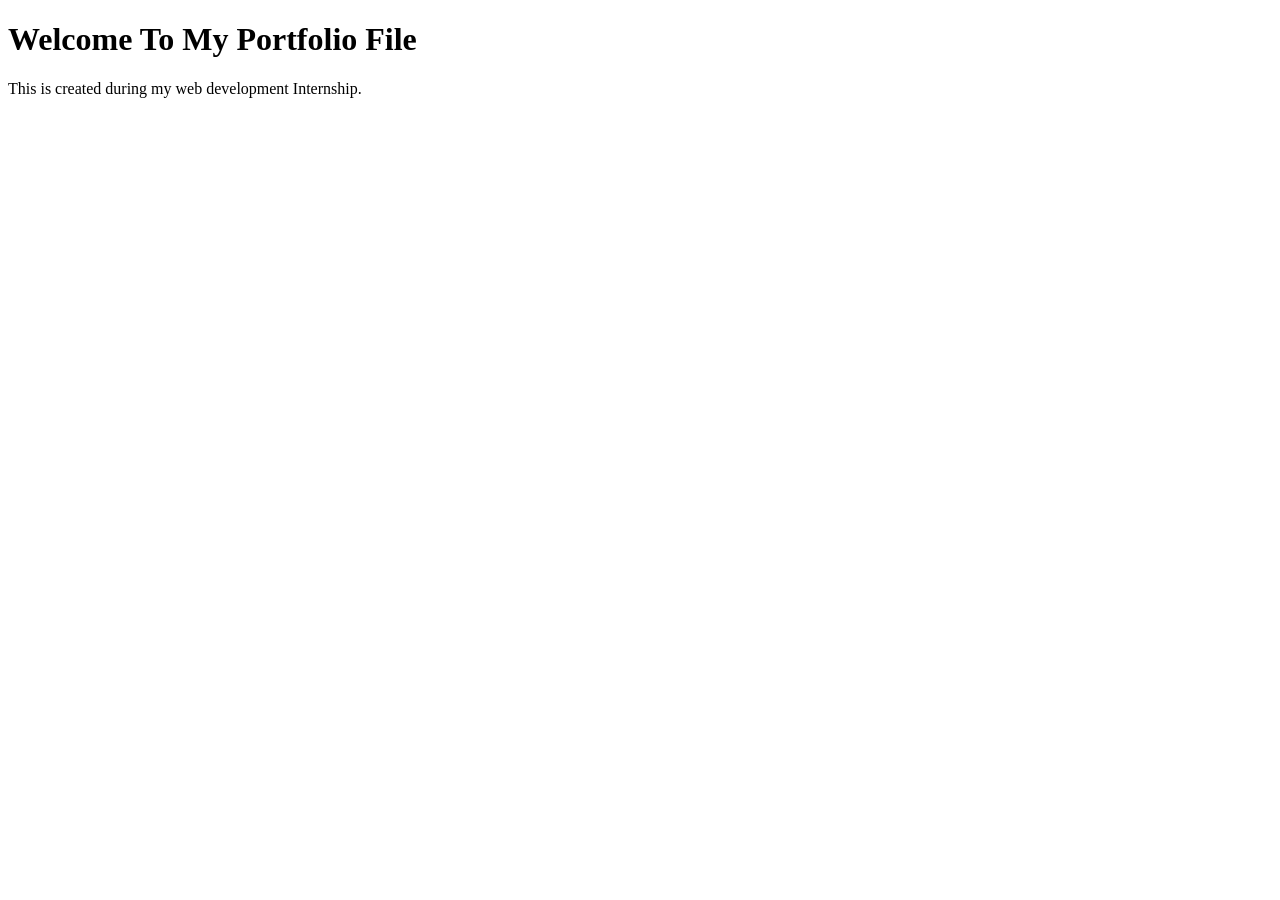
<file: index.html>
<!DOCTYPE html>
<html lang="en">
<head>
    <meta charset="UTF-8">
    <meta name="viewport" content="width=device-width, initial-scale=1.0">
    <title>Document</title>
</head>
<body>
    <h1>Welcome To My Portfolio File</h1>
    <p>This is created during my web development Internship.</p>
</body>
</html>
</file>
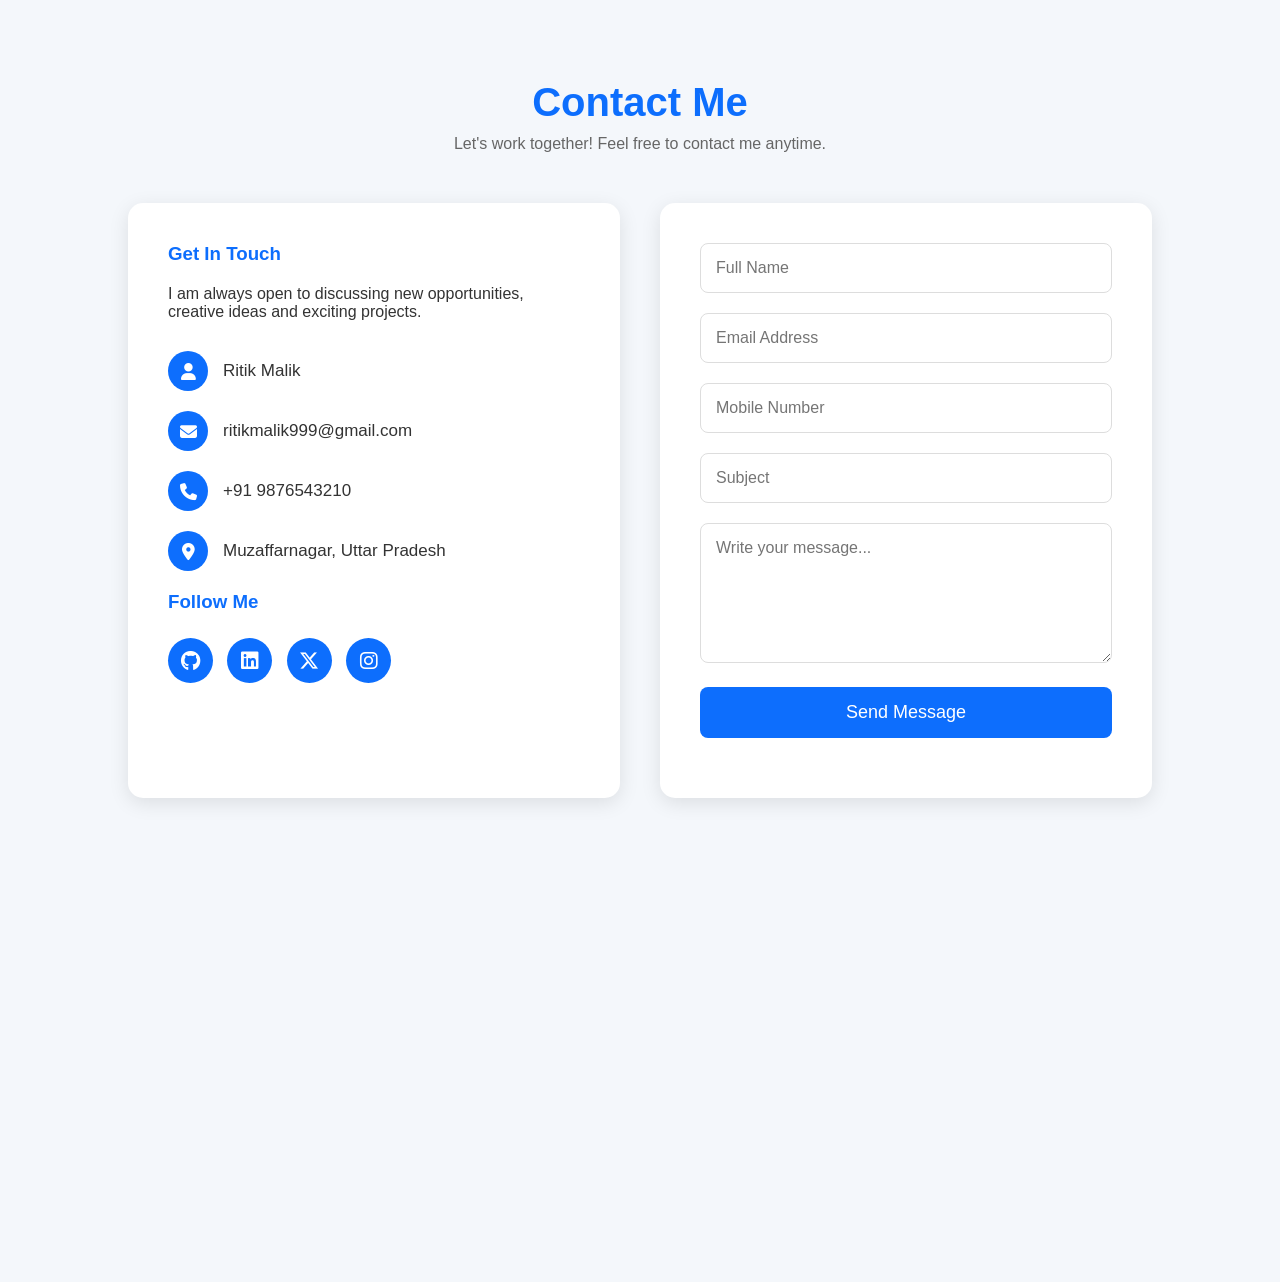
<file: D10.html>
<!DOCTYPE html>
<html lang="en">
<head>

<meta charset="UTF-8">
<meta name="viewport" content="width=device-width, initial-scale=1.0">

<title>Professional Contact</title>

<link rel="stylesheet"
href="https://cdnjs.cloudflare.com/ajax/libs/font-awesome/6.5.2/css/all.min.css">

<link rel="stylesheet" href="D10.css">

</head>
<body>

<section class="contact" id="contact">

<div class="container">

<h2>Contact Me</h2>

<p class="subtitle">
Let's work together! Feel free to contact me anytime.
</p>

<div class="contact-wrapper">

<!-- LEFT -->

<div class="contact-info">

<h3>Get In Touch</h3>

<p>
I am always open to discussing new opportunities,
creative ideas and exciting projects.
</p>

<div class="info">

<div>
<i class="fas fa-user"></i>
<span>Ritik Malik</span>
</div>

<div>
<i class="fas fa-envelope"></i>
<span>ritikmalik999@gmail.com</span>
</div>

<div>
<i class="fas fa-phone"></i>
<span>+91 9876543210</span>
</div>

<div>
<i class="fas fa-location-dot"></i>
<span>Muzaffarnagar, Uttar Pradesh</span>
</div>

</div>

<h3>Follow Me</h3>

<div class="social">

<a href="https://github.com/" target="_blank">
<i class="fab fa-github"></i>
</a>

<a href="https://linkedin.com/" target="_blank">
<i class="fab fa-linkedin"></i>
</a>

<a href="https://twitter.com/" target="_blank">
<i class="fab fa-x-twitter"></i>
</a>

<a href="https://instagram.com/" target="_blank">
<i class="fab fa-instagram"></i>
</a>

</div>

</div>

<!-- RIGHT -->

<div class="contact-form">

<form id="contactForm">

<div class="input-box">

<input
type="text"
id="name"
placeholder="Full Name"
required>

</div>

<div class="input-box">

<input
type="email"
id="email"
placeholder="Email Address"
required>

</div>

<div class="input-box">

<input
type="text"
id="phone"
placeholder="Mobile Number"
required>

</div>

<div class="input-box">

<input
type="text"
id="subject"
placeholder="Subject"
required>

</div>

<div class="input-box">

<textarea
id="message"
rows="6"
placeholder="Write your message..."
required>
</textarea>

</div>

<button type="submit">
Send Message
</button>

<p id="success"></p>

</form>

</div>

</div>

</div>

</section>

<section class="map">

<iframe
src="https://www.google.com/maps?q=Muzaffarnagar&output=embed"
loading="lazy">
</iframe>

</section>

<script src="D10.js"></script>

</body>
</html>
</file>
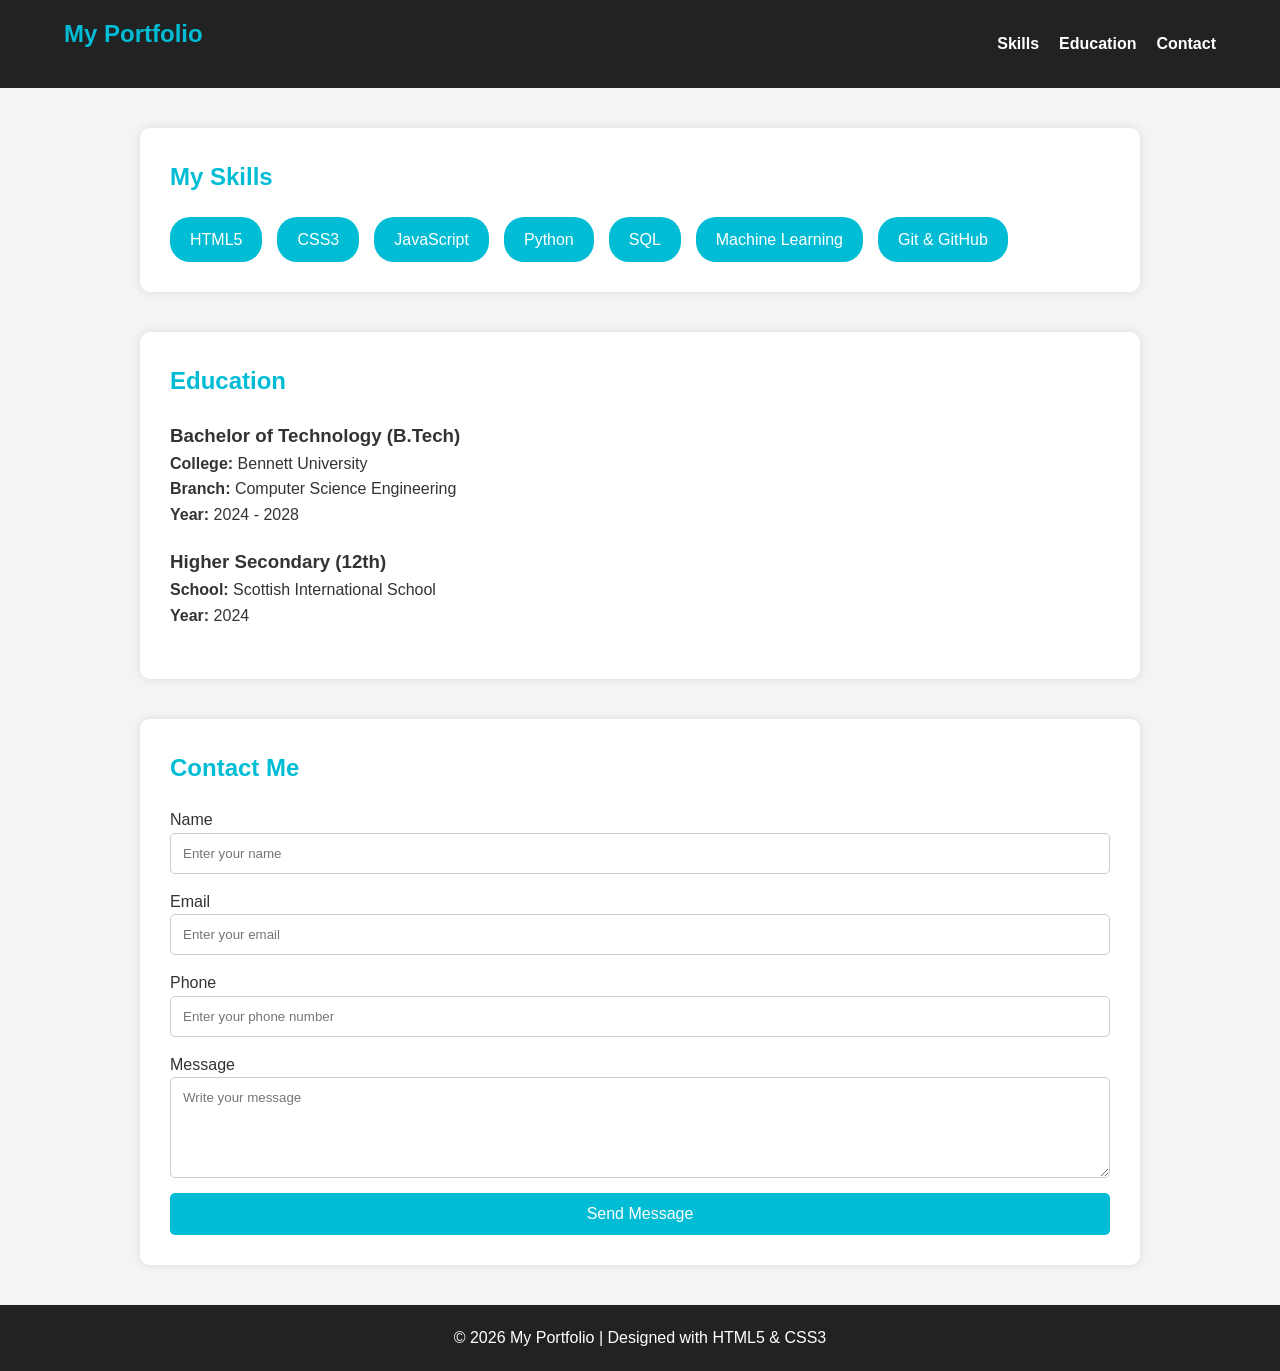
<file: D3.html>
<!DOCTYPE html>
<html lang="en">
<head>
    <meta charset="UTF-8">
    <meta name="viewport" content="width=device-width, initial-scale=1.0">
    <title>My Portfolio</title>

    <style>
        *{
            margin:0;
            padding:0;
            box-sizing:border-box;
            font-family:Arial, Helvetica, sans-serif;
        }

        body{
            background:#f4f4f4;
            color:#333;
            line-height:1.6;
        }

        /* Navigation */
        header{
            background:#222;
            color:white;
            padding:15px 0;
        }

        nav{
            display:flex;
            justify-content:space-between;
            align-items:center;
            width:90%;
            margin:auto;
        }

        nav h2{
            color:#00bcd4;
        }

        nav ul{
            list-style:none;
            display:flex;
        }

        nav ul li{
            margin-left:20px;
        }

        nav ul li a{
            color:white;
            text-decoration:none;
            font-weight:bold;
        }

        nav ul li a:hover{
            color:#00bcd4;
        }

        /* Sections */
        section{
            width:90%;
            max-width:1000px;
            margin:40px auto;
            background:white;
            padding:30px;
            border-radius:10px;
            box-shadow:0 0 10px rgba(0,0,0,0.1);
        }

        h2{
            color:#00bcd4;
            margin-bottom:20px;
        }

        /* Skills */
        .skills{
            display:flex;
            flex-wrap:wrap;
            gap:15px;
        }

        .skill{
            background:#00bcd4;
            color:white;
            padding:10px 20px;
            border-radius:20px;
        }

        /* Education */
        .education-item{
            margin-bottom:20px;
        }

        /* Contact Form */
        form{
            display:flex;
            flex-direction:column;
        }

        input, textarea{
            margin-bottom:15px;
            padding:12px;
            border:1px solid #ccc;
            border-radius:5px;
        }

        button{
            background:#00bcd4;
            color:white;
            padding:12px;
            border:none;
            border-radius:5px;
            cursor:pointer;
            font-size:16px;
        }

        button:hover{
            background:#0097a7;
        }

        /* Footer */
        footer{
            background:#222;
            color:white;
            text-align:center;
            padding:20px;
            margin-top:40px;
        }
    </style>
</head>

<body>

    <!-- Header -->
    <header>
        <nav>
            <h2>My Portfolio</h2>

            <ul>
                <li><a href="#skills">Skills</a></li>
                <li><a href="#education">Education</a></li>
                <li><a href="#contact">Contact</a></li>
            </ul>
        </nav>
    </header>

    <!-- Main Content -->
    <main>

        <!-- Skills -->
        <section id="skills">
            <h2>My Skills</h2>

            <div class="skills">
                <div class="skill">HTML5</div>
                <div class="skill">CSS3</div>
                <div class="skill">JavaScript</div>
                <div class="skill">Python</div>
                <div class="skill">SQL</div>
                <div class="skill">Machine Learning</div>
                <div class="skill">Git & GitHub</div>
            </div>
        </section>

        <!-- Education -->
        <section id="education">
            <h2>Education</h2>

            <article class="education-item">
                <h3>Bachelor of Technology (B.Tech)</h3>
                <p><strong>College:</strong> Bennett University</p>
                <p><strong>Branch:</strong> Computer Science Engineering</p>
                <p><strong>Year:</strong> 2024 - 2028</p>
            </article>

            <article class="education-item">
                <h3>Higher Secondary (12th)</h3>
                <p><strong>School:</strong> Scottish International School</p>
                <p><strong>Year:</strong> 2024</p>
            </article>
        </section>

        <!-- Contact -->
        <section id="contact">
            <h2>Contact Me</h2>

            <form>

                <label>Name</label>
                <input type="text" placeholder="Enter your name" required>

                <label>Email</label>
                <input type="email" placeholder="Enter your email" required>

                <label>Phone</label>
                <input type="tel" placeholder="Enter your phone number">

                <label>Message</label>
                <textarea rows="5" placeholder="Write your message"></textarea>

                <button type="submit">Send Message</button>

            </form>
        </section>

    </main>

    <!-- Footer -->
    <footer>
        <p>© 2026 My Portfolio | Designed with HTML5 & CSS3</p>
    </footer>

</body>
</html>
</file>
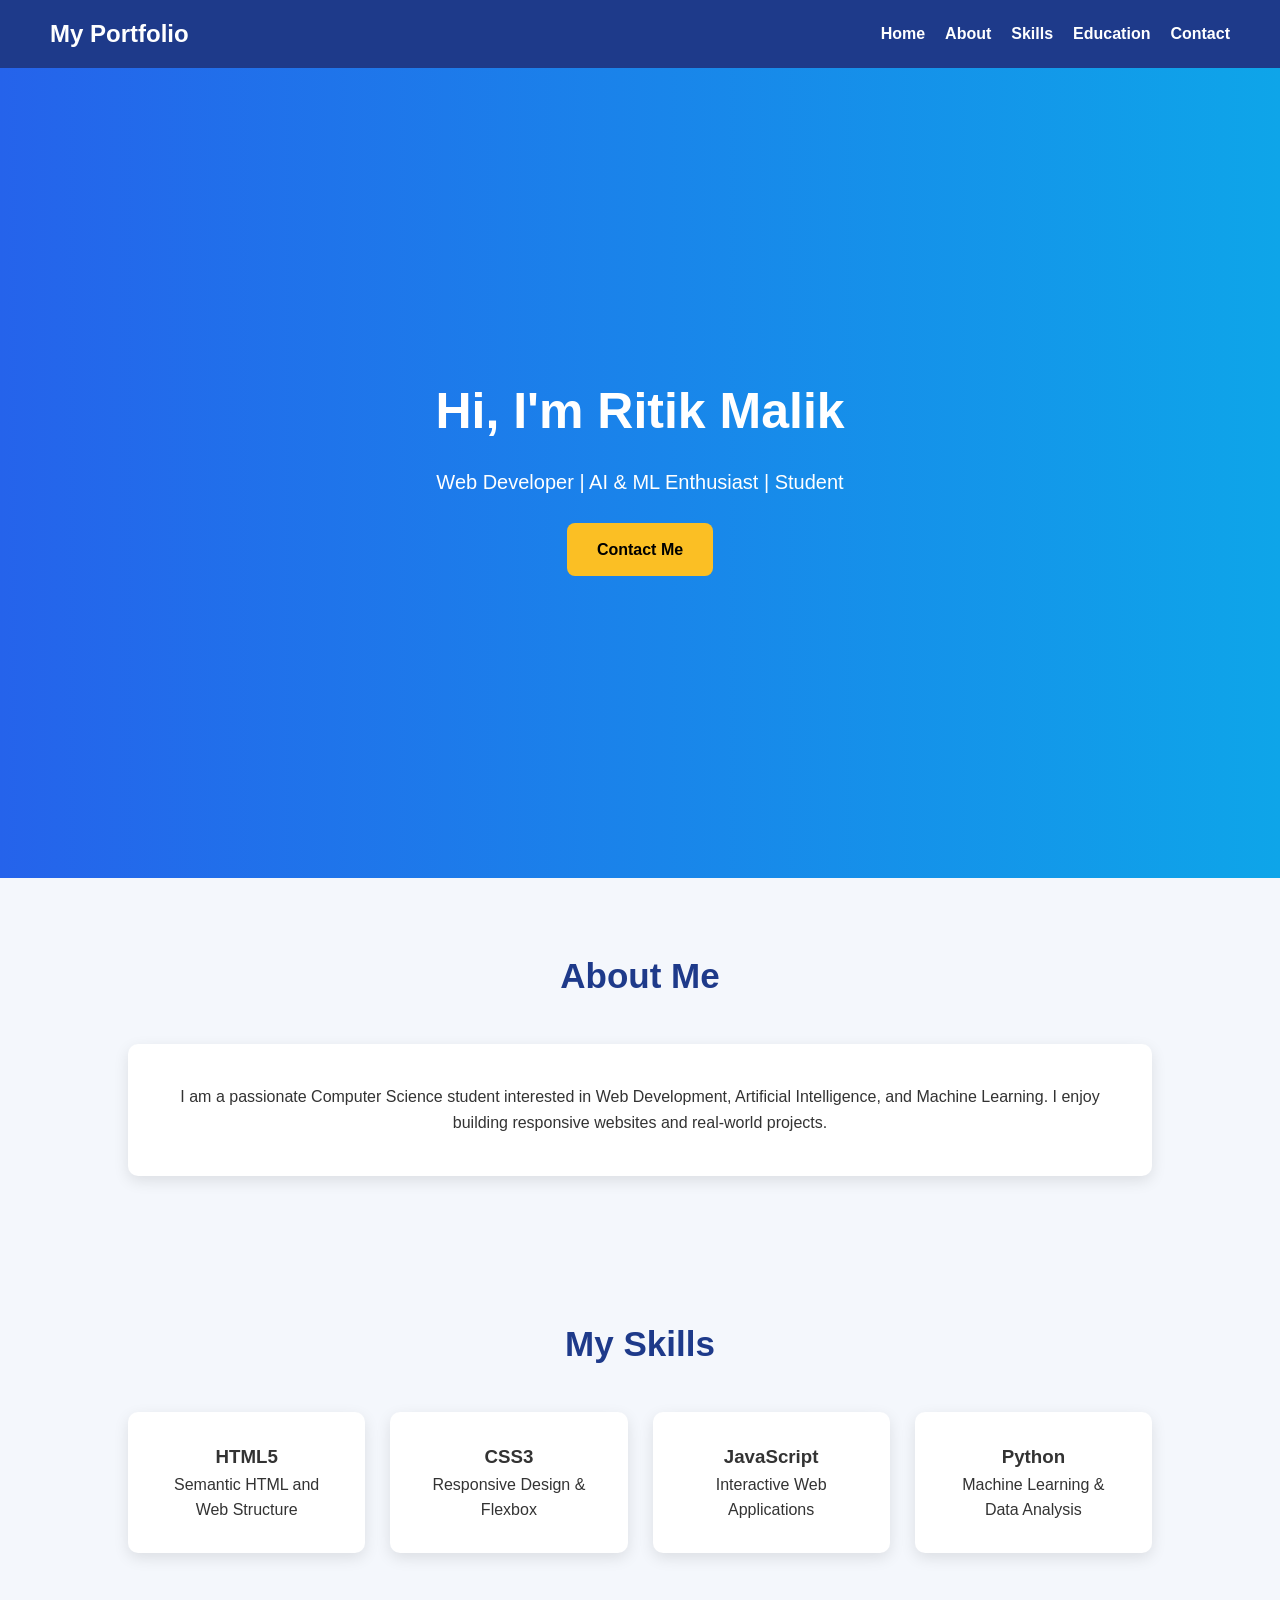
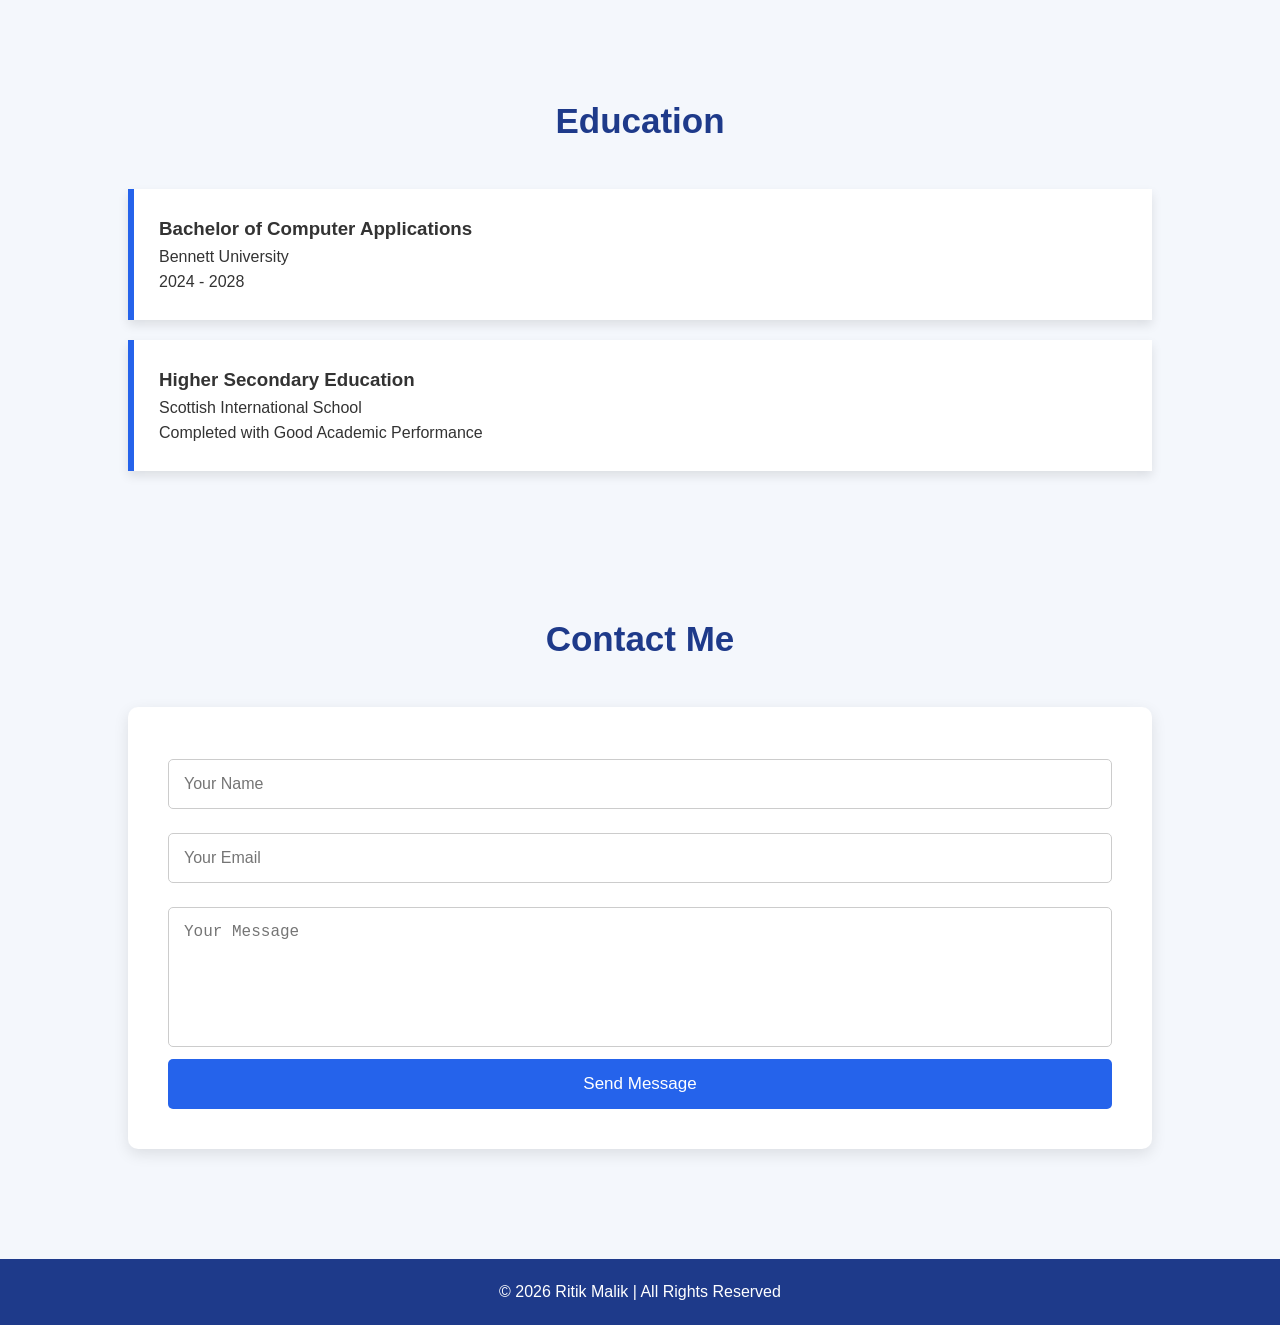
<file: D4.html>
<!DOCTYPE html>
<html lang="en">
<head>
<meta charset="UTF-8">
<meta name="viewport" content="width=device-width, initial-scale=1.0">
<title>Personal Portfolio</title>

<style>
*{
    margin:0;
    padding:0;
    box-sizing:border-box;
    scroll-behavior:smooth;
}

body{
    font-family:Arial, Helvetica, sans-serif;
    background:#f4f7fc;
    color:#333;
    line-height:1.6;
}

/* Navigation */

nav{
    background:#1e3a8a;
    padding:15px 50px;
    display:flex;
    justify-content:space-between;
    align-items:center;
    position:sticky;
    top:0;
}

nav h2{
    color:white;
}

nav ul{
    list-style:none;
    display:flex;
}

nav ul li{
    margin-left:20px;
}

nav ul li a{
    color:white;
    text-decoration:none;
    font-weight:bold;
    transition:.3s;
}

nav ul li a:hover{
    color:#fbbf24;
}

/* Hero Section */

.hero{
    height:90vh;
    display:flex;
    justify-content:center;
    align-items:center;
    flex-direction:column;
    text-align:center;
    background:linear-gradient(to right,#2563eb,#0ea5e9);
    color:white;
    padding:20px;
}

.hero h1{
    font-size:50px;
    margin-bottom:15px;
}

.hero p{
    font-size:20px;
    margin-bottom:25px;
}

.btn{
    background:#fbbf24;
    color:#000;
    padding:14px 30px;
    text-decoration:none;
    border-radius:8px;
    font-weight:bold;
    transition:.3s;
}

.btn:hover{
    background:white;
}

/* Sections */

section{
    padding:70px 10%;
}

section h2{
    text-align:center;
    font-size:35px;
    margin-bottom:40px;
    color:#1e3a8a;
}

/* About */

.about{
    text-align:center;
    background:white;
    border-radius:10px;
    padding:40px;
    box-shadow:0 5px 15px rgba(0,0,0,.1);
}

/* Skills */

.skills-container{
    display:grid;
    grid-template-columns:repeat(auto-fit,minmax(220px,1fr));
    gap:25px;
}

.skill-box{
    background:white;
    padding:30px;
    border-radius:10px;
    text-align:center;
    box-shadow:0 5px 15px rgba(0,0,0,.1);
    transition:.3s;
}

.skill-box:hover{
    transform:translateY(-8px);
}

/* Education */

.education{
    display:grid;
    gap:20px;
}

.edu-box{
    background:white;
    padding:25px;
    border-left:6px solid #2563eb;
    box-shadow:0 5px 10px rgba(0,0,0,.1);
}

/* Contact */

.contact{
    background:white;
    padding:40px;
    border-radius:10px;
    box-shadow:0 5px 15px rgba(0,0,0,.1);
}

form{
    display:flex;
    flex-direction:column;
}

input,textarea{
    padding:15px;
    margin:12px 0;
    border:1px solid #ccc;
    border-radius:5px;
    font-size:16px;
}

textarea{
    resize:none;
    height:140px;
}

button{
    background:#2563eb;
    color:white;
    border:none;
    padding:15px;
    font-size:17px;
    border-radius:5px;
    cursor:pointer;
    transition:.3s;
}

button:hover{
    background:#1e40af;
}

/* Footer */

footer{
    background:#1e3a8a;
    color:white;
    text-align:center;
    padding:20px;
    margin-top:40px;
}

/* Responsive */

@media(max-width:768px){

nav{
    flex-direction:column;
}

nav ul{
    margin-top:15px;
    flex-direction:column;
    text-align:center;
}

nav ul li{
    margin:10px 0;
}

.hero h1{
    font-size:35px;
}

.hero p{
    font-size:18px;
}

}
</style>

</head>

<body>

<!-- Navigation -->

<nav>

<h2>My Portfolio</h2>

<ul>
<li><a href="#home">Home</a></li>
<li><a href="#about">About</a></li>
<li><a href="#skills">Skills</a></li>
<li><a href="#education">Education</a></li>
<li><a href="#contact">Contact</a></li>
</ul>

</nav>

<!-- Hero -->

<section class="hero" id="home">

<h1>Hi, I'm Ritik Malik</h1>

<p>Web Developer | AI & ML Enthusiast | Student</p>

<a href="#contact" class="btn">Contact Me</a>

</section>

<!-- About -->

<section id="about">

<h2>About Me</h2>

<div class="about">

<p>
I am a passionate Computer Science student interested in Web Development,
Artificial Intelligence, and Machine Learning. I enjoy building responsive
websites and real-world projects.
</p>

</div>

</section>

<!-- Skills -->

<section id="skills">

<h2>My Skills</h2>

<div class="skills-container">

<div class="skill-box">
<h3>HTML5</h3>
<p>Semantic HTML and Web Structure</p>
</div>

<div class="skill-box">
<h3>CSS3</h3>
<p>Responsive Design & Flexbox</p>
</div>

<div class="skill-box">
<h3>JavaScript</h3>
<p>Interactive Web Applications</p>
</div>

<div class="skill-box">
<h3>Python</h3>
<p>Machine Learning & Data Analysis</p>
</div>

</div>

</section>

<!-- Education -->

<section id="education">

<h2>Education</h2>

<div class="education">

<div class="edu-box">
<h3>Bachelor of Computer Applications</h3>
<p>Bennett University</p>
<p>2024 - 2028</p>
</div>

<div class="edu-box">
<h3>Higher Secondary Education</h3>
<p>Scottish International School</p>
<p>Completed with Good Academic Performance</p>
</div>

</div>

</section>

<!-- Contact -->

<section id="contact">

<h2>Contact Me</h2>

<div class="contact">

<form>

<input type="text" placeholder="Your Name">

<input type="email" placeholder="Your Email">

<textarea placeholder="Your Message"></textarea>

<button type="submit">Send Message</button>

</form>

</div>

</section>

<!-- Footer -->

<footer>

<p>© 2026 Ritik Malik | All Rights Reserved</p>

</footer>

</body>
</html>
</file>
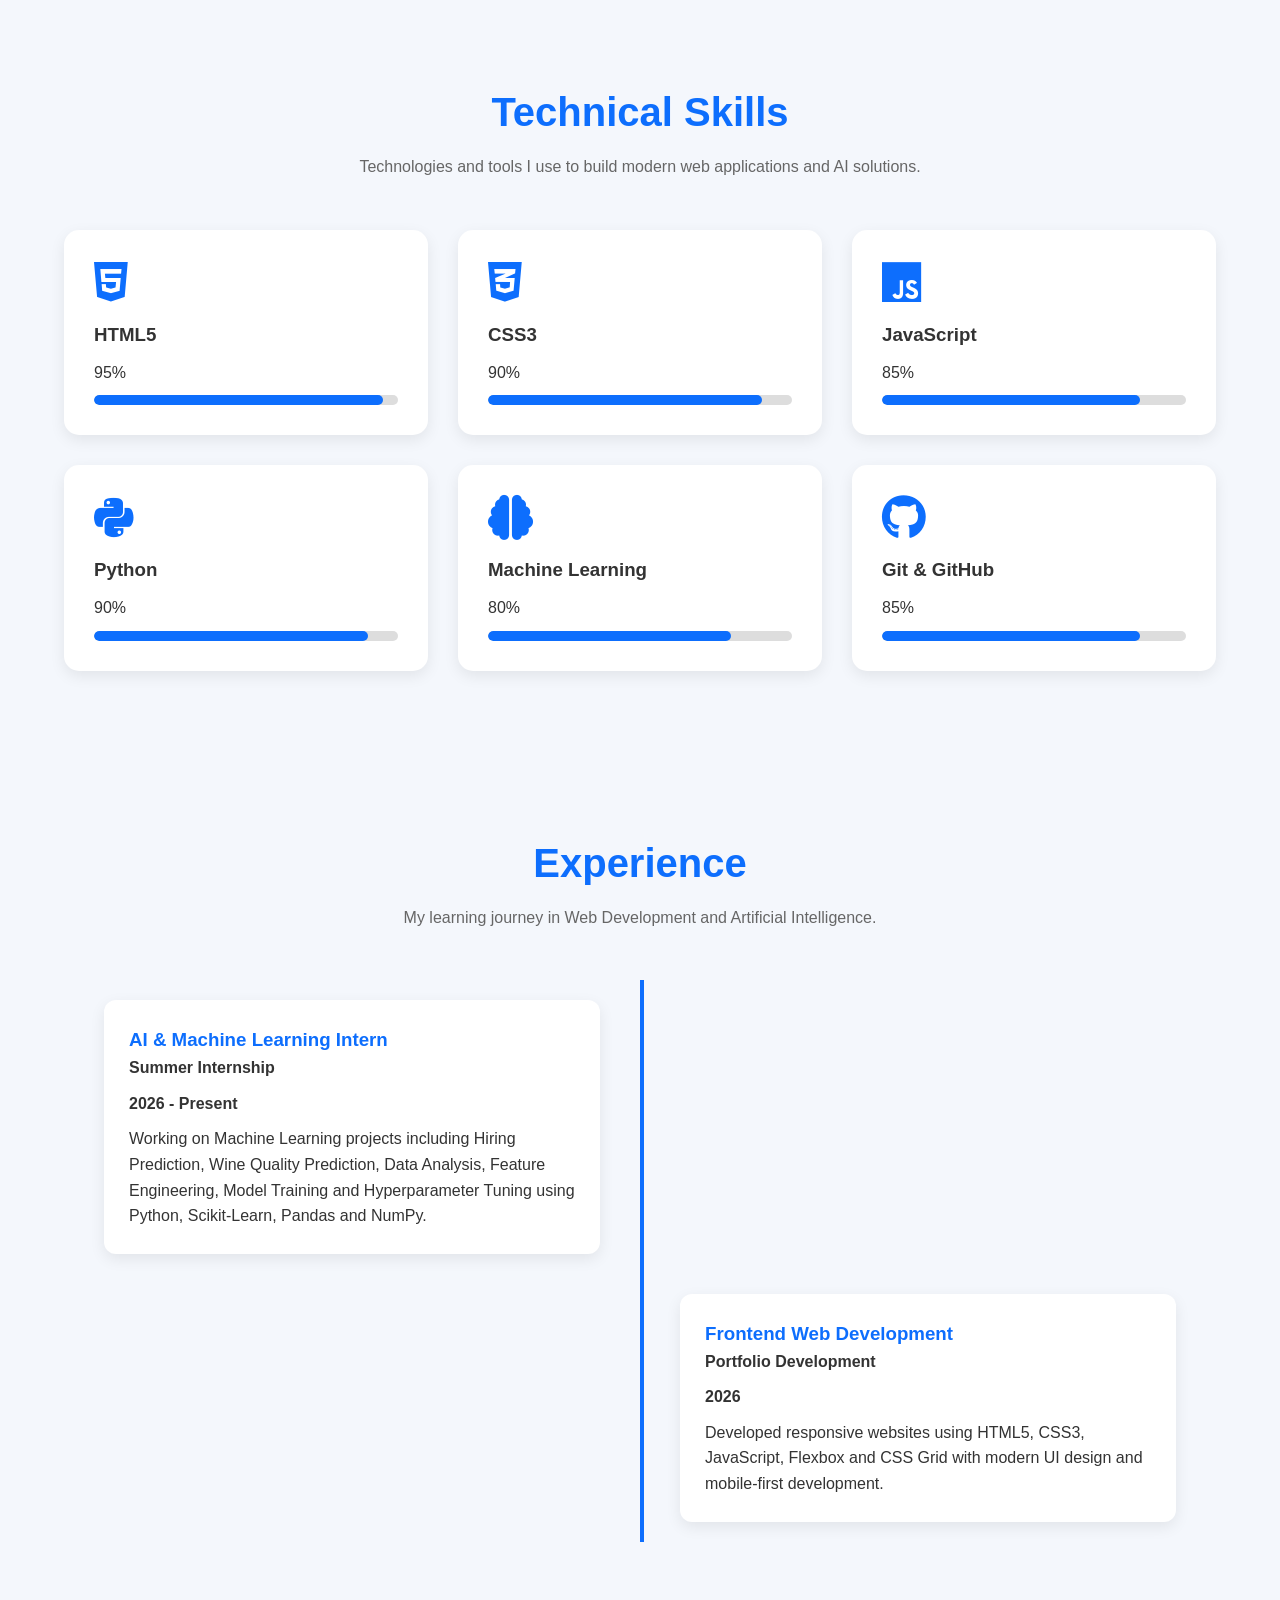
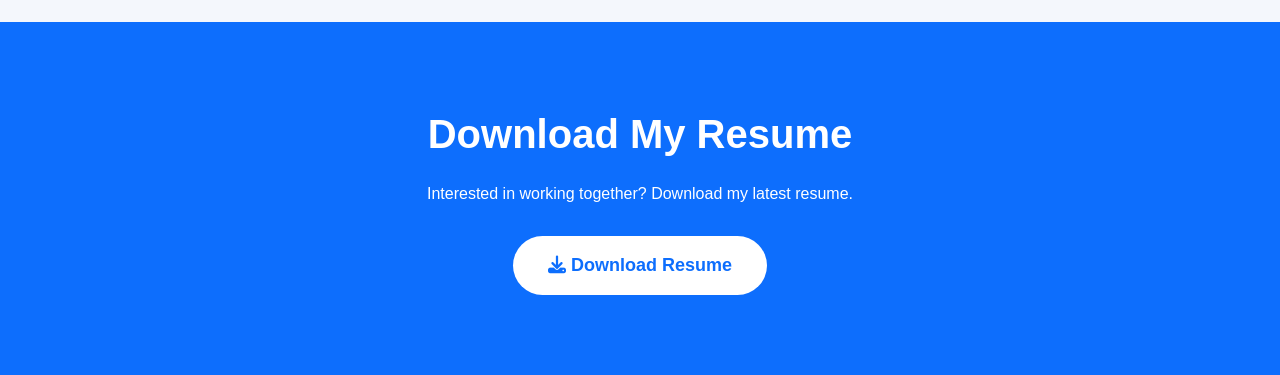
<file: D9.html>
<!DOCTYPE html>
<html lang="en">

<head>
    <meta charset="UTF-8">
    <meta name="viewport" content="width=device-width, initial-scale=1.0">
    <title>Professional Portfolio</title>

    <link rel="stylesheet" href="D9.css">

    <!-- Font Awesome -->
    <link rel="stylesheet"
        href="https://cdnjs.cloudflare.com/ajax/libs/font-awesome/6.6.0/css/all.min.css">
</head>

<body>

    <!-- ================= SKILLS SECTION ================= -->

    <section id="skills" class="skills">

        <div class="container">

            <h2 class="section-title">Technical Skills</h2>

            <p class="section-subtitle">
                Technologies and tools I use to build modern web applications and AI solutions.
            </p>

            <div class="skills-grid">

                <div class="skill-card">
                    <i class="fab fa-html5"></i>
                    <h3>HTML5</h3>
                    <span>95%</span>
                    <div class="progress">
                        <div class="progress-bar html"></div>
                    </div>
                </div>

                <div class="skill-card">
                    <i class="fab fa-css3-alt"></i>
                    <h3>CSS3</h3>
                    <span>90%</span>
                    <div class="progress">
                        <div class="progress-bar css"></div>
                    </div>
                </div>

                <div class="skill-card">
                    <i class="fab fa-js"></i>
                    <h3>JavaScript</h3>
                    <span>85%</span>
                    <div class="progress">
                        <div class="progress-bar js"></div>
                    </div>
                </div>

                <div class="skill-card">
                    <i class="fab fa-python"></i>
                    <h3>Python</h3>
                    <span>90%</span>
                    <div class="progress">
                        <div class="progress-bar python"></div>
                    </div>
                </div>

                <div class="skill-card">
                    <i class="fas fa-brain"></i>
                    <h3>Machine Learning</h3>
                    <span>80%</span>
                    <div class="progress">
                        <div class="progress-bar ml"></div>
                    </div>
                </div>

                <div class="skill-card">
                    <i class="fab fa-github"></i>
                    <h3>Git & GitHub</h3>
                    <span>85%</span>
                    <div class="progress">
                        <div class="progress-bar git"></div>
                    </div>
                </div>

            </div>

        </div>

    </section>



    <!-- ================= EXPERIENCE ================= -->

    <section class="experience" id="experience">

        <div class="container">

            <h2 class="section-title">Experience</h2>

            <p class="section-subtitle">
                My learning journey in Web Development and Artificial Intelligence.
            </p>

            <div class="timeline">

                <div class="timeline-item">

                    <div class="timeline-content">

                        <h3>AI & Machine Learning Intern</h3>

                        <h4>Summer Internship</h4>

                        <span>2026 - Present</span>

                        <p>
                            Working on Machine Learning projects including Hiring Prediction,
                            Wine Quality Prediction, Data Analysis, Feature Engineering,
                            Model Training and Hyperparameter Tuning using Python,
                            Scikit-Learn, Pandas and NumPy.
                        </p>

                    </div>

                </div>


                <div class="timeline-item">

                    <div class="timeline-content">

                        <h3>Frontend Web Development</h3>

                        <h4>Portfolio Development</h4>

                        <span>2026</span>

                        <p>
                            Developed responsive websites using HTML5, CSS3,
                            JavaScript, Flexbox and CSS Grid with
                            modern UI design and mobile-first development.
                        </p>

                    </div>

                </div>

            </div>

        </div>

    </section>



    <!-- ================= RESUME ================= -->

    <section class="resume" id="resume">

        <div class="container">

            <h2>Download My Resume</h2>

            <p>
                Interested in working together? Download my latest resume.
            </p>

            <!-- Put your resume PDF inside project folder -->

            <a href="resume.pdf" download class="resume-btn">
                <i class="fas fa-download"></i>
                Download Resume
            </a>

        </div>

    </section>

</body>

</html>
</file>
<file: D10.css>
*{
margin:0;
padding:0;
box-sizing:border-box;
font-family:Arial,sans-serif;
}

body{

background:#f4f7fb;

color:#333;

}

.contact{

padding:80px 10%;

}

.container{

max-width:1200px;

margin:auto;

}

.contact h2{

font-size:40px;

text-align:center;

color:#0d6efd;

margin-bottom:10px;

}

.subtitle{

text-align:center;

margin-bottom:50px;

color:#666;

}

.contact-wrapper{

display:grid;

grid-template-columns:1fr 1fr;

gap:40px;

}

.contact-info{

background:white;

padding:40px;

border-radius:15px;

box-shadow:0 5px 20px rgba(0,0,0,.1);

}

.contact-info h3{

margin-bottom:20px;

color:#0d6efd;

}

.info{

margin-top:30px;

}

.info div{

display:flex;

align-items:center;

margin-bottom:20px;

font-size:17px;

}

.info i{

width:40px;

height:40px;

background:#0d6efd;

color:white;

border-radius:50%;

display:flex;

justify-content:center;

align-items:center;

margin-right:15px;

}

.social{

margin-top:25px;

}

.social a{

display:inline-flex;

justify-content:center;

align-items:center;

width:45px;

height:45px;

background:#0d6efd;

color:white;

margin-right:10px;

border-radius:50%;

font-size:20px;

transition:.3s;

text-decoration:none;

}

.social a:hover{

background:#222;

transform:translateY(-5px);

}

.contact-form{

background:white;

padding:40px;

border-radius:15px;

box-shadow:0 5px 20px rgba(0,0,0,.1);

}

.input-box{

margin-bottom:20px;

}

input,
textarea{

width:100%;

padding:15px;

border:1px solid #ddd;

border-radius:8px;

font-size:16px;

outline:none;

transition:.3s;

}

input:focus,
textarea:focus{

border-color:#0d6efd;

}

button{

width:100%;

padding:15px;

background:#0d6efd;

color:white;

font-size:18px;

border:none;

border-radius:8px;

cursor:pointer;

transition:.3s;

}

button:hover{

background:#084298;

}

#success{

margin-top:20px;

font-weight:bold;

text-align:center;

}

.map iframe{

width:100%;

height:400px;

border:0;

}

@media(max-width:900px){

.contact-wrapper{

grid-template-columns:1fr;

}

.contact{

padding:60px 20px;

}

}
</file>
<file: D9.css>
*{
margin:0;
padding:0;
box-sizing:border-box;
font-family:Arial,Helvetica,sans-serif;
}

body{
background:#f4f7fc;
color:#333;
line-height:1.6;
}

.container{
width:90%;
max-width:1200px;
margin:auto;
}

section{
padding:80px 0;
}

.section-title{
text-align:center;
font-size:40px;
margin-bottom:10px;
color:#0d6efd;
}

.section-subtitle{
text-align:center;
margin-bottom:50px;
color:#666;
}


/* ================= SKILLS ================= */

.skills-grid{

display:grid;
grid-template-columns:repeat(auto-fit,minmax(280px,1fr));
gap:30px;

}

.skill-card{

background:white;
padding:30px;
border-radius:15px;
box-shadow:0 5px 15px rgba(0,0,0,.08);
transition:.4s;

}

.skill-card:hover{

transform:translateY(-8px);

}

.skill-card i{

font-size:45px;
color:#0d6efd;
margin-bottom:15px;

}

.skill-card h3{

margin-bottom:10px;

}

.progress{

height:10px;
background:#ddd;
border-radius:20px;
overflow:hidden;
margin-top:10px;

}

.progress-bar{

height:100%;
background:#0d6efd;
border-radius:20px;

}

.html{width:95%;}
.css{width:90%;}
.js{width:85%;}
.python{width:90%;}
.ml{width:80%;}
.git{width:85%;}


/* ================= EXPERIENCE ================= */

.timeline{

position:relative;
margin-top:40px;

}

.timeline::before{

content:"";
position:absolute;
left:50%;
top:0;
width:4px;
height:100%;
background:#0d6efd;

}

.timeline-item{

position:relative;
width:50%;
padding:20px 40px;

}

.timeline-item:nth-child(odd){

left:0;

}

.timeline-item:nth-child(even){

left:50%;

}

.timeline-content{

background:white;
padding:25px;
border-radius:12px;
box-shadow:0 5px 15px rgba(0,0,0,.08);

}

.timeline-content h3{

color:#0d6efd;

}

.timeline-content span{

display:block;
margin:10px 0;
font-weight:bold;

}


/* ================= RESUME ================= */

.resume{

background:#0d6efd;
color:white;
text-align:center;

}

.resume h2{

font-size:40px;
margin-bottom:15px;

}

.resume p{

margin-bottom:30px;

}

.resume-btn{

display:inline-block;
padding:15px 35px;
background:white;
color:#0d6efd;
font-size:18px;
font-weight:bold;
border-radius:50px;
text-decoration:none;
transition:.4s;

}

.resume-btn:hover{

background:#ffd43b;
color:#111;
transform:scale(1.08);

}


/* ================= RESPONSIVE ================= */

@media(max-width:768px){

.timeline::before{

left:20px;

}

.timeline-item{

width:100%;
left:0!important;
padding-left:60px;
padding-right:20px;

}

.section-title{

font-size:32px;

}

.resume h2{

font-size:30px;

}

}
</file>
